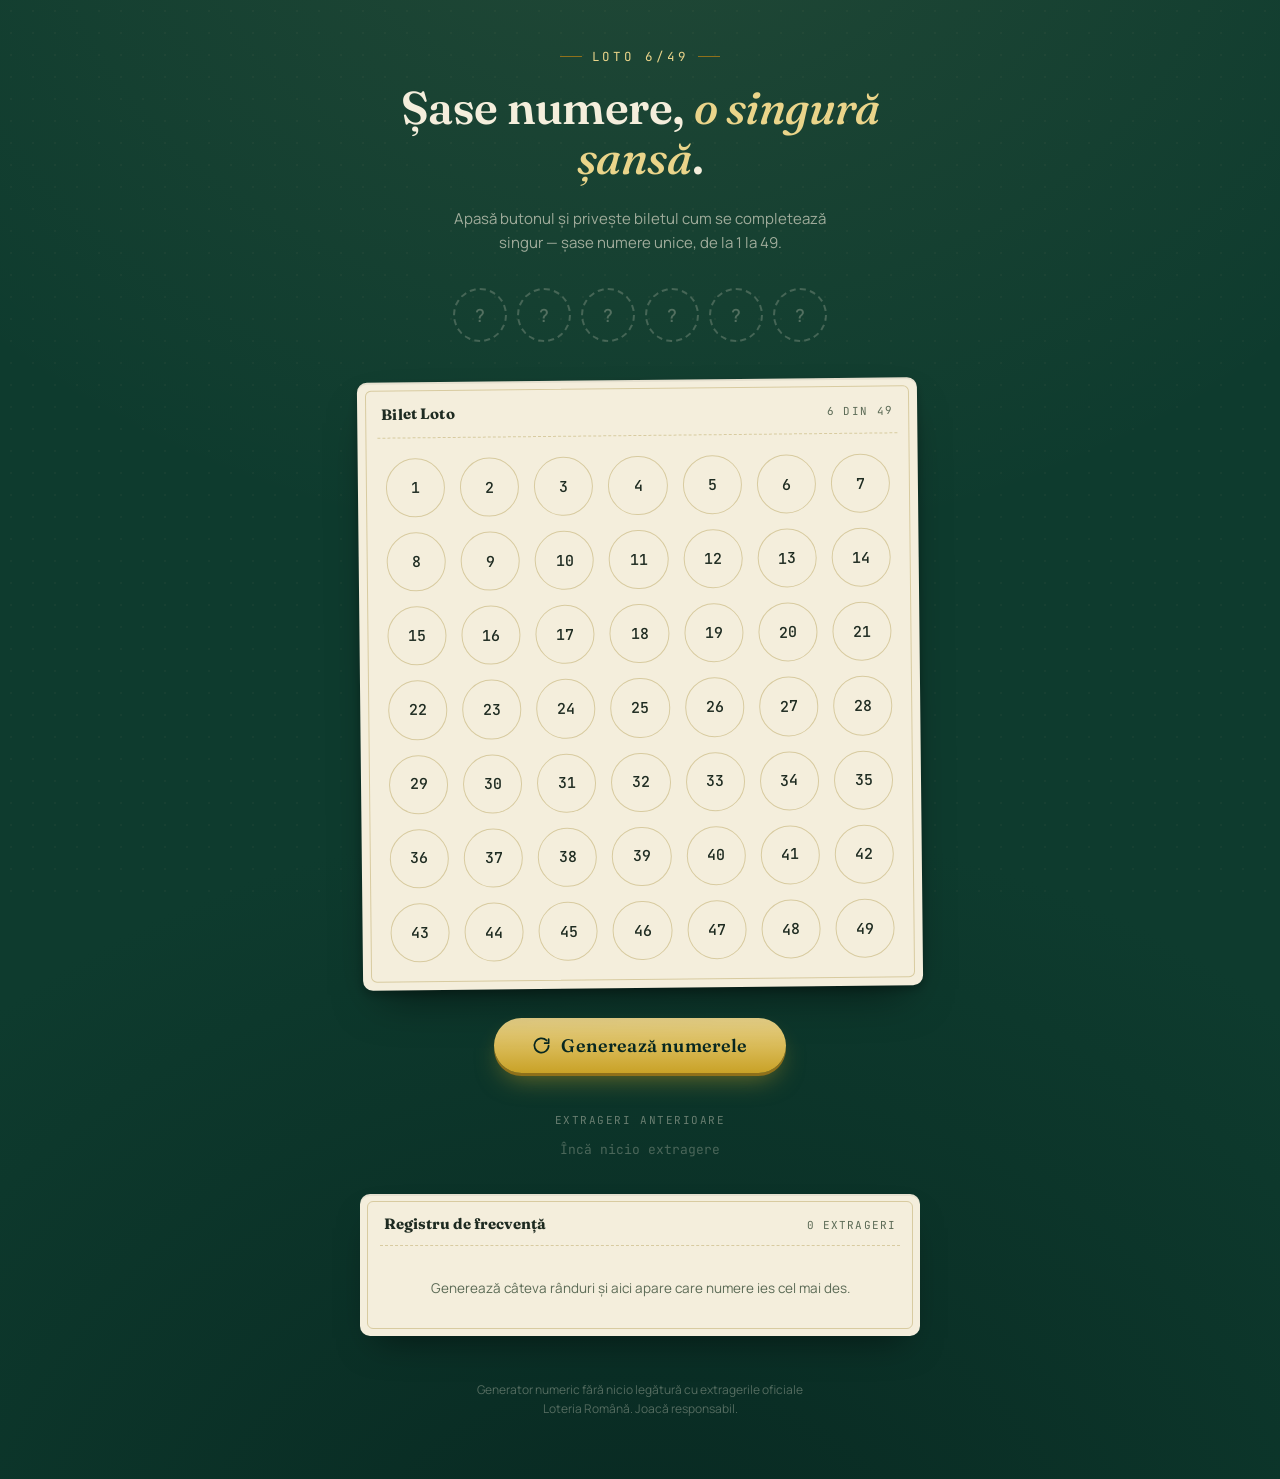
<file: 649/index.html>
<!DOCTYPE html>
<html lang="ro">
<head>
<meta charset="UTF-8">
<meta name="viewport" content="width=device-width, initial-scale=1.0">
<title>Loto 6/49 — Generator de numere</title>
<meta name="description" content="Generează 6 numere unice, de la 1 la 49, direct pe o grilă de bilet Loto animată.">

<link rel="preconnect" href="https://fonts.googleapis.com">
<link rel="preconnect" href="https://fonts.gstatic.com" crossorigin>
<link href="https://fonts.googleapis.com/css2?family=Fraunces:opsz,wght@9..144,500;9..144,600;9..144,700&family=Manrope:wght@400;500;600;700&family=JetBrains+Mono:wght@400;500;700&display=swap" rel="stylesheet">

<link rel="stylesheet" href="649.css">
</head>
<body>

<main>
  <span class="eyebrow">LOTO 6/49</span>
  <h1>Șase numere, <em>o singură șansă</em>.</h1>
  <p class="subhead">Apasă butonul și privește biletul cum se completează singur — șase numere unice, de la 1 la 49.</p>

  <div class="result-strip" id="resultStrip" aria-live="polite" aria-label="Numerele extrase"></div>

  <div class="ticket-wrap">
    <div class="ticket">
      <div class="ticket-head">
        <span class="brand">Bilet Loto</span>
        <span class="label">6 din 49</span>
      </div>
      <div class="grid" id="grid"></div>
    </div>
  </div>

  <button class="generate-btn" id="generateBtn">
    <svg viewBox="0 0 24 24" fill="none" stroke="currentColor" stroke-width="2.2" aria-hidden="true">
      <path d="M21 12a9 9 0 1 1-2.6-6.36" stroke-linecap="round"/>
      <path d="M21 4v5h-5" stroke-linecap="round" stroke-linejoin="round"/>
    </svg>
    <span id="btnLabel">Generează numerele</span>
  </button>

  <div class="history">
    <div class="history-label">Extrageri anterioare</div>
    <div class="history-list" id="historyList"></div>
  </div>

  <div class="stats-panel">
    <div class="stats-head">
      <span class="brand">Registru de frecvență</span>
      <span class="label" id="statsCount">0 extrageri</span>
    </div>
    <div class="stats-body">
      <div class="stats-grid" id="statsGrid"></div>
      <div class="stats-empty" id="statsEmpty">Generează câteva rânduri și aici apare care numere ies cel mai des.</div>
    </div>
  </div>

  <footer>Generator numeric fără nicio legătură cu extragerile oficiale Loteria Română. Joacă responsabil.</footer>
</main>

<script src="649.js"></script>

</body>
</html>
</file>
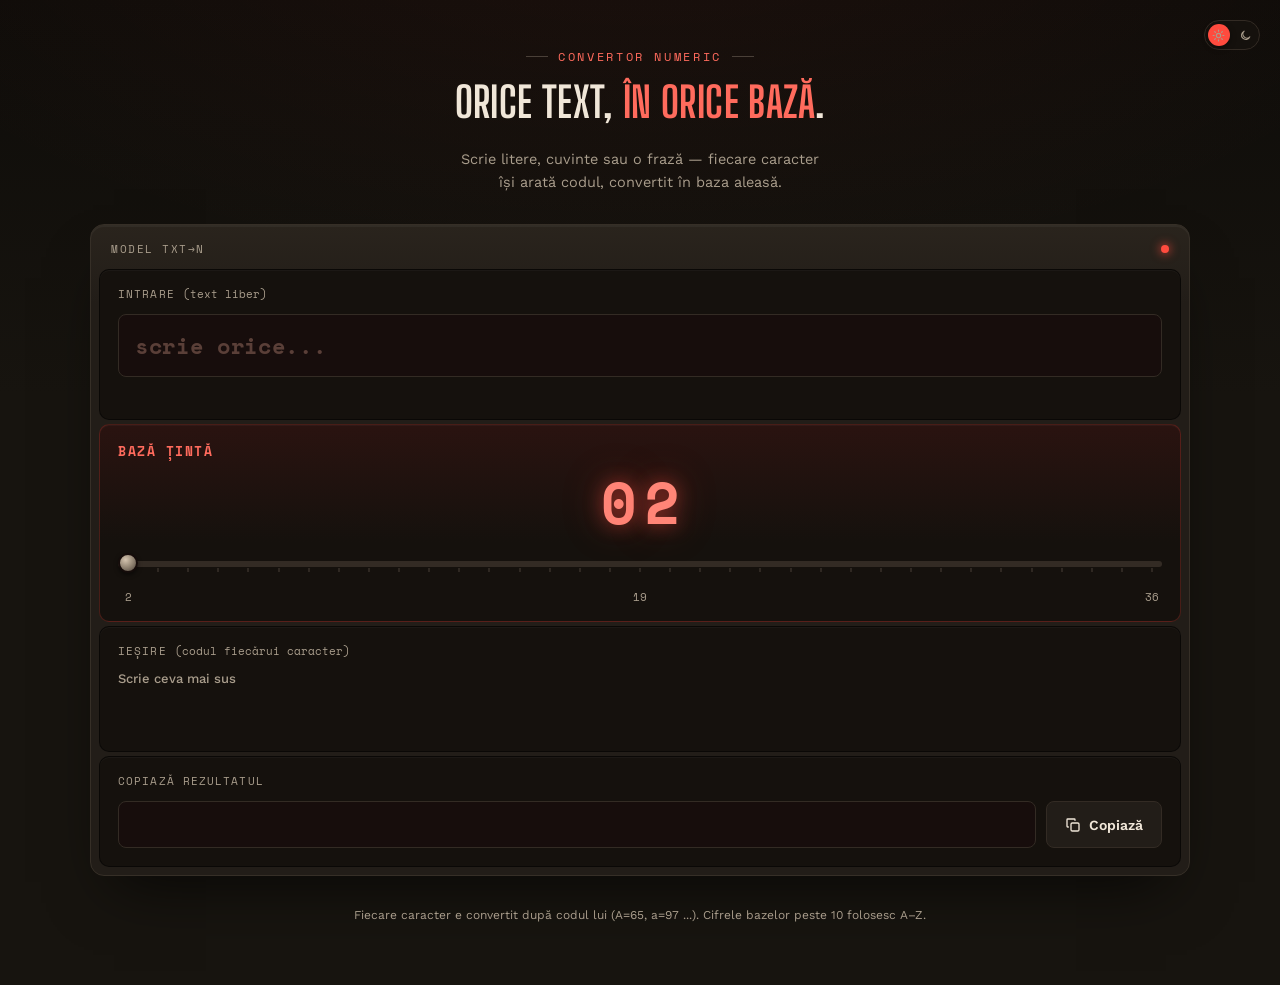
<file: binar/index.html>
<!DOCTYPE html>
<html lang="ro">
<head>
<meta charset="UTF-8">
<meta name="viewport" content="width=device-width, initial-scale=1.0">
<title>Convertor de text în orice bază</title>
<meta name="description" content="Convertește orice text — litere, cuvinte, fraze — în orice bază de la 2 la 36, pe un afișaj cu tuburi Nixie.">

<link rel="preconnect" href="https://fonts.googleapis.com">
<link rel="preconnect" href="https://fonts.gstatic.com" crossorigin>
<link href="https://fonts.googleapis.com/css2?family=Big+Shoulders+Display:wght@600;700;800&family=Work+Sans:wght@400;500;600&family=Space+Mono:wght@400;700&display=swap" rel="stylesheet">

<link rel="stylesheet" href="style.css">
</head>
<body>

<button class="theme-toggle" id="themeToggle" type="button" aria-pressed="false" aria-label="Comută între modul întunecat și cel deschis">
  <svg class="track-icon icon-sun" viewBox="0 0 24 24" fill="none" stroke="currentColor" stroke-width="2" aria-hidden="true"><circle cx="12" cy="12" r="4"/><path d="M12 2v2M12 20v2M4.9 4.9l1.4 1.4M17.7 17.7l1.4 1.4M2 12h2M20 12h2M4.9 19.1l1.4-1.4M17.7 6.3l1.4-1.4" stroke-linecap="round"/></svg>
  <svg class="track-icon icon-moon" viewBox="0 0 24 24" fill="none" stroke="currentColor" stroke-width="2" aria-hidden="true"><path d="M20 14.5A8 8 0 1 1 9.5 4a6.5 6.5 0 0 0 10.5 10.5z" stroke-linejoin="round"/></svg>
  <span class="knob" aria-hidden="true"></span>
</button>

<main>
  <span class="eyebrow">CONVERTOR NUMERIC</span>
  <h1>Orice text, <em>în orice bază</em>.</h1>
  <p class="subhead">Scrie litere, cuvinte sau o frază — fiecare caracter își arată codul, convertit în baza aleasă.</p>

  <div class="device">
    <div class="device-head">
      <span class="brand">MODEL TXT→N</span>
      <span class="power-dot" aria-hidden="true"></span>
    </div>

    <div class="row">
      <label class="row-label" for="numInput">Intrare <span class="row-hint">(text liber)</span></label>
      <input
        id="numInput"
        class="num-input"
        type="text"
        autocomplete="off"
        spellcheck="false"
        placeholder="scrie orice..."
        aria-describedby="inputError"
      >
      <span id="inputError" class="input-error"></span>
    </div>

    <div class="row row-base">
      <label class="row-label" for="baseRange">Bază țintă</label>
      <div class="base-hero" aria-hidden="true">
        <span class="base-digit" id="baseTubeTens">0</span><span class="base-digit" id="baseTubeOnes">2</span>
      </div>
      <div class="base-slider-wrap">
        <input type="range" id="baseRange" class="base-range" min="2" max="36" step="1" value="2" aria-label="Bază țintă, de la 2 la 36">
        <div class="base-ticks" aria-hidden="true"></div>
      </div>
      <div class="base-scale" aria-hidden="true" id="baseScale">
        <span data-value="2">2</span><span data-value="19">19</span><span data-value="36">36</span>
      </div>
    </div>

    <div class="row output-row">
      <label class="row-label">Ieșire <span class="row-hint">(codul fiecărui caracter)</span></label>
      <div class="tube-bank" id="tubeBank" aria-live="polite"></div>
    </div>

    <div class="row">
      <label class="row-label" for="copyOutput">Copiază rezultatul</label>
      <div class="copy-row">
        <input id="copyOutput" class="copy-input" type="text" readonly aria-label="Rezultatul, gata de copiat">
        <button class="copy-btn" id="copyBtn" type="button">
          <svg viewBox="0 0 24 24" fill="none" stroke="currentColor" stroke-width="2" aria-hidden="true"><rect x="9" y="9" width="12" height="12" rx="2"/><path d="M5 15H4a1 1 0 0 1-1-1V4a1 1 0 0 1 1-1h10a1 1 0 0 1 1 1v1" stroke-linecap="round" stroke-linejoin="round"/></svg>
          <span id="copyBtnLabel">Copiază</span>
        </button>
      </div>
    </div>
  </div>

  <footer>Fiecare caracter e convertit după codul lui (A=65, a=97 ...). Cifrele bazelor peste 10 folosesc A–Z.</footer>
</main>

<script src="main.js"></script>
</body>
</html>
</file>
<file: 649/649.css>
:root {
    --felt: #0E3B2E;
    --felt-deep: #082821;
    --felt-line: rgba(233, 210, 140, 0.08);
    --brass: #C9A227;
    --brass-light: #EAD48A;
    --brass-dark: #8F701A;
    --paper: #F4EEDC;
    --paper-shade: #E8DFC4;
    --paper-line: #D8CBA0;
    --ink: #1E2B21;
    --ink-soft: #5B6A55;
    --stamp: #A32E24;
    --stamp-dark: #7C221A;
    --stamp-glow: rgba(163, 46, 36, 0.28);

    --font-display: 'Fraunces', Georgia, serif;
    --font-body: 'Manrope', 'Segoe UI', sans-serif;
    --font-mono: 'JetBrains Mono', 'Courier New', monospace;
  }

  * { box-sizing: border-box; }

  html { scroll-behavior: smooth; }

  @media (prefers-reduced-motion: reduce) {
    *, *::before, *::after {
      animation-duration: 0.01ms !important;
      transition-duration: 0.01ms !important;
    }
  }

  body {
    margin: 0;
    min-height: 100vh;
    font-family: var(--font-body);
    color: var(--paper);
    background:
      radial-gradient(ellipse 120% 80% at 50% -10%, rgba(233, 210, 140, 0.09), transparent 60%),
      radial-gradient(ellipse 140% 100% at 50% 110%, var(--felt-deep), var(--felt) 55%);
    background-color: var(--felt);
    display: flex;
    align-items: center;
    justify-content: center;
    padding: 48px 20px 60px;
    position: relative;
    overflow-x: hidden;
  }

  /* subtle felt texture */
  body::before {
    content: '';
    position: fixed;
    inset: 0;
    background-image:
      radial-gradient(var(--felt-line) 1px, transparent 1px);
    background-size: 22px 22px;
    pointer-events: none;
    opacity: 0.5;
  }

  main {
    position: relative;
    z-index: 1;
    width: 100%;
    max-width: 560px;
    display: flex;
    flex-direction: column;
    align-items: center;
  }

  .eyebrow {
    font-family: var(--font-mono);
    font-size: 12.5px;
    letter-spacing: 0.22em;
    text-transform: uppercase;
    color: var(--brass-light);
    display: flex;
    align-items: center;
    gap: 10px;
  }
  .eyebrow::before, .eyebrow::after {
    content: '';
    width: 22px;
    height: 1px;
    background: var(--brass-dark);
  }

  h1 {
    font-family: var(--font-display);
    font-weight: 600;
    font-size: clamp(32px, 6vw, 46px);
    line-height: 1.08;
    text-align: center;
    margin: 18px 0 10px;
    color: var(--paper);
    letter-spacing: -0.01em;
  }
  h1 em {
    font-style: italic;
    font-weight: 500;
    color: var(--brass-light);
  }

  .subhead {
    font-size: 15px;
    color: rgba(244, 238, 220, 0.62);
    text-align: center;
    max-width: 380px;
    line-height: 1.55;
    margin-bottom: 34px;
  }

  /* ---------------- Result strip ---------------- */

  .result-strip {
    display: flex;
    gap: 10px;
    justify-content: center;
    flex-wrap: wrap;
    min-height: 62px;
    margin-bottom: 30px;
  }

  .ball {
    width: 54px;
    height: 54px;
    border-radius: 50%;
    background: radial-gradient(circle at 32% 28%, #FFFDF4, var(--paper) 60%, var(--paper-shade) 100%);
    border: 2px solid var(--brass);
    box-shadow:
      0 3px 0 var(--brass-dark),
      0 8px 16px rgba(0,0,0,0.35);
    display: flex;
    align-items: center;
    justify-content: center;
    font-family: var(--font-mono);
    font-weight: 700;
    font-size: 18px;
    color: var(--ink);
    opacity: 0;
    transform: scale(0.3) translateY(10px);
    animation: ball-pop 0.32s cubic-bezier(.34,1.56,.64,1) forwards;
  }

  .ball.placeholder {
    background: transparent;
    border: 2px dashed rgba(244, 238, 220, 0.22);
    box-shadow: none;
    opacity: 1;
    transform: none;
    animation: none;
    color: rgba(244, 238, 220, 0.28);
    font-family: var(--font-body);
    font-weight: 600;
  }

  @keyframes ball-pop {
    0%   { opacity: 0; transform: scale(0.3) translateY(10px) rotate(-25deg); }
    60%  { opacity: 1; transform: scale(1.12) translateY(-4px) rotate(6deg); }
    100% { opacity: 1; transform: scale(1) translateY(0) rotate(0deg); }
  }

  /* ---------------- Ticket ---------------- */

  .ticket-wrap {
    perspective: 1400px;
    width: 100%;
    margin-bottom: 30px;
  }

  .ticket {
    background: var(--paper);
    border-radius: 10px;
    padding: 22px 20px 20px;
    transform: rotate(-0.6deg);
    box-shadow:
      0 2px 0 rgba(0,0,0,0.06) inset,
      0 22px 45px -18px rgba(0,0,0,0.55),
      0 4px 10px rgba(0,0,0,0.25);
    position: relative;
  }

  .ticket::before {
    content: '';
    position: absolute;
    inset: 8px;
    border: 1px solid var(--paper-line);
    border-radius: 6px;
    pointer-events: none;
  }

  .ticket-head {
    display: flex;
    justify-content: space-between;
    align-items: baseline;
    padding: 0 4px 14px;
    margin-bottom: 12px;
    border-bottom: 1px dashed var(--paper-line);
  }

  .ticket-head .label {
    font-family: var(--font-mono);
    font-size: 11px;
    letter-spacing: 0.12em;
    text-transform: uppercase;
    color: var(--ink-soft);
  }

  .ticket-head .brand {
    font-family: var(--font-display);
    font-weight: 700;
    font-size: 15px;
    color: var(--ink);
    letter-spacing: 0.01em;
  }

  .grid {
    display: grid;
    grid-template-columns: repeat(7, 1fr);
    gap: 7px;
    padding: 4px;
  }

  .cell {
    position: relative;
    aspect-ratio: 1;
    display: flex;
    align-items: center;
    justify-content: center;
    font-family: var(--font-mono);
    font-size: clamp(12px, 3.4vw, 15px);
    font-weight: 500;
    color: var(--ink);
  }

  .cell::before {
    content: '';
    position: absolute;
    inset: 6%;
    border: 1.5px solid var(--paper-line);
    border-radius: 50%;
  }

  .cell .stamp {
    position: absolute;
    inset: 2%;
    border-radius: 50%;
    border: 2.5px solid var(--stamp);
    opacity: 0;
    transform: scale(0.4) rotate(0deg);
    box-shadow: 0 0 0 2px var(--stamp-glow);
  }

  .cell.drawn .stamp {
    animation: stamp-hit 0.3s cubic-bezier(.2,1.4,.4,1) forwards;
  }

  .cell.drawn {
    color: var(--stamp-dark);
    font-weight: 700;
  }

  @keyframes stamp-hit {
    0%   { opacity: 0; transform: scale(1.8) rotate(var(--stamp-rot, -8deg)); }
    55%  { opacity: 1; transform: scale(0.9) rotate(var(--stamp-rot, -8deg)); }
    100% { opacity: 1; transform: scale(1) rotate(var(--stamp-rot, -8deg)); }
  }

  /* ---------------- Button ---------------- */

  .generate-btn {
    appearance: none;
    border: none;
    cursor: pointer;
    font-family: var(--font-display);
    font-weight: 600;
    font-size: 18px;
    letter-spacing: 0.01em;
    color: var(--felt-deep);
    background: linear-gradient(180deg, var(--brass-light), var(--brass));
    padding: 16px 38px;
    border-radius: 999px;
    box-shadow:
      0 3px 0 var(--brass-dark),
      0 12px 26px -8px rgba(201, 162, 39, 0.55);
    display: inline-flex;
    align-items: center;
    gap: 10px;
    transition: transform 0.15s ease, box-shadow 0.15s ease;
  }

  .generate-btn:hover {
    transform: translateY(-2px);
    box-shadow:
      0 5px 0 var(--brass-dark),
      0 16px 30px -8px rgba(201, 162, 39, 0.65);
  }

  .generate-btn:active {
    transform: translateY(1px);
    box-shadow: 0 1px 0 var(--brass-dark), 0 6px 14px -6px rgba(201,162,39,0.5);
  }

  .generate-btn:focus-visible {
    outline: 3px solid var(--brass-light);
    outline-offset: 3px;
  }

  .generate-btn:disabled {
    opacity: 0.7;
    cursor: default;
    transform: none;
  }

  .generate-btn svg {
    width: 19px;
    height: 19px;
    transition: transform 0.5s cubic-bezier(.4,0,.2,1);
  }

  .generate-btn.spinning svg {
    transform: rotate(360deg);
  }

  /* ---------------- History ---------------- */

  .history {
    margin-top: 40px;
    width: 100%;
  }

  .history-label {
    font-family: var(--font-mono);
    font-size: 11px;
    letter-spacing: 0.14em;
    text-transform: uppercase;
    color: rgba(244, 238, 220, 0.4);
    text-align: center;
    margin-bottom: 14px;
  }

  .history-list {
    display: flex;
    flex-direction: column;
    gap: 8px;
  }

  .history-row {
    display: flex;
    align-items: center;
    justify-content: center;
    gap: 6px;
    font-family: var(--font-mono);
    font-size: 13px;
    color: rgba(244, 238, 220, 0.55);
  }

  .history-row .chip {
    width: 26px;
    height: 26px;
    border-radius: 50%;
    background: rgba(244, 238, 220, 0.08);
    border: 1px solid rgba(244, 238, 220, 0.18);
    display: flex;
    align-items: center;
    justify-content: center;
    font-size: 11px;
    color: rgba(244, 238, 220, 0.75);
  }

  footer {
    margin-top: 44px;
    font-size: 12px;
    color: rgba(244, 238, 220, 0.32);
    text-align: center;
    max-width: 360px;
    line-height: 1.6;
  }

  /* ---------------- Frequency ledger ---------------- */

  .stats-panel {
    width: 100%;
    background: var(--paper);
    border-radius: 10px;
    padding: 20px 20px 16px;
    margin-top: 36px;
    box-shadow:
      0 2px 0 rgba(0,0,0,0.06) inset,
      0 18px 36px -16px rgba(0,0,0,0.5);
    position: relative;
  }

  .stats-panel::before {
    content: '';
    position: absolute;
    inset: 7px;
    border: 1px solid var(--paper-line);
    border-radius: 6px;
    pointer-events: none;
  }

  .stats-head {
    display: flex;
    justify-content: space-between;
    align-items: baseline;
    padding: 0 4px 12px;
    margin-bottom: 12px;
    border-bottom: 1px dashed var(--paper-line);
  }

  .stats-head .brand {
    font-family: var(--font-display);
    font-weight: 700;
    font-size: 15px;
    color: var(--ink);
  }

  .stats-head .label {
    font-family: var(--font-mono);
    font-size: 11px;
    letter-spacing: 0.1em;
    text-transform: uppercase;
    color: var(--ink-soft);
  }

  .stats-body {
    max-height: 380px;
    overflow-y: auto;
    padding: 2px 4px 4px;
  }

  .stats-empty {
    font-family: var(--font-body);
    font-size: 13.5px;
    color: var(--ink-soft);
    text-align: center;
    padding: 18px 8px;
    line-height: 1.5;
  }

  .stats-grid {
    display: grid;
    grid-template-columns: repeat(2, 1fr);
    gap: 5px 14px;
  }

  .stats-row {
    display: flex;
    align-items: center;
    gap: 9px;
    padding: 5px 2px;
  }

  .stats-rank {
    font-family: var(--font-mono);
    font-size: 10px;
    color: var(--paper-line);
    width: 14px;
    flex-shrink: 0;
    text-align: right;
  }

  .stats-num {
    width: 26px;
    height: 26px;
    border-radius: 50%;
    border: 1.5px solid var(--brass);
    background: var(--paper);
    display: flex;
    align-items: center;
    justify-content: center;
    font-family: var(--font-mono);
    font-weight: 700;
    font-size: 11.5px;
    color: var(--ink);
    flex-shrink: 0;
  }

  .stats-bar-wrap {
    flex-grow: 1;
    height: 6px;
    background: var(--paper-shade);
    border-radius: 3px;
    overflow: hidden;
  }

  .stats-bar {
    height: 100%;
    background: linear-gradient(90deg, var(--brass-dark), var(--brass));
    border-radius: 3px;
    transition: width 0.5s cubic-bezier(.4,0,.2,1);
  }

  .stats-count {
    font-family: var(--font-mono);
    font-size: 11px;
    color: var(--ink-soft);
    width: 30px;
    flex-shrink: 0;
    text-align: right;
  }

  .stats-body::-webkit-scrollbar { width: 8px; }
  .stats-body::-webkit-scrollbar-track { background: transparent; }
  .stats-body::-webkit-scrollbar-thumb { background: var(--paper-line); border-radius: 4px; }

  @media (max-width: 420px) {
    .ball { width: 46px; height: 46px; font-size: 15px; }
    .ticket { padding: 18px 14px 16px; }
    .generate-btn { padding: 14px 30px; font-size: 16.5px; }
    .stats-grid { grid-template-columns: 1fr 1fr; gap: 4px 10px; }
  }
</file>
<file: binar/style.css>
:root {
  --chassis: #17140F;
  --chassis-deep: #0E0C09;
  --panel: #221D18;
  --panel-inset: #15110D;
  --device-top: #2A241D;
  --device-border: #362F27;
  --row-base-top: #2A1310;
  --row-border: rgba(0, 0, 0, 0.5);
  --glyph-bg: rgba(255, 220, 210, 0.06);
  --display-bg: #170D0C;
  --metal: #8C7F6E;
  --metal-light: #D4C4AE;
  --metal-dark: #4A4038;
  --amber: #FF4B3E;
  --amber-bright: #FF8577;
  --amber-text: #FF6B5D;
  --amber-dim: #451612;
  --amber-glow: rgba(255, 75, 62, 0.5);
  --amber-glow-strong: rgba(255, 75, 62, 0.35);
  --amber-focus: rgba(255, 75, 62, 0.15);
  --amber-border-soft: rgba(255, 75, 62, 0.22);
  --amber-bg-wash: rgba(255, 75, 62, 0.06);
  --thumb-border: #150C0A;
  --tube-bg-1: #1D1512;
  --tube-bg-2: #110B09;
  --tube-border: #34241E;
  --tube-lit-border: #4A1F16;
  --display-muted: #5A3F38;
  --text: #F0E6D8;
  --text-dim: #A99D8C;
  --line: #332B24;
  --danger: #FFB020;

  --font-display: 'Big Shoulders Display', 'Arial Narrow', sans-serif;
  --font-body: 'Work Sans', 'Segoe UI', sans-serif;
  --font-mono: 'Space Mono', 'Courier New', monospace;
}

/* Light mode isn't just an inverted version of dark mode — it's a
   different real display technology. Dark mode glows red, like a
   classic LED digit display (alarm clocks, calculators). Light mode
   glows teal, like a vacuum-fluorescent display (VFD) — the cool
   readouts common in daylight-use equipment (microwaves, car
   stereos). Every token below is its own value, not a lightened
   copy of the dark set — including the input/output screens, which
   are a warm near-black in dark mode and a cool slate grey here. */
html[data-theme="light"] {
  --chassis: #DCE6E3;
  --chassis-deep: #CBD7D3;
  --panel: #EEF4F2;
  --panel-inset: #F6FAF9;
  --device-top: #FAFDFC;
  --device-border: #C3D1CC;
  --row-base-top: #E1F5F0;
  --row-border: rgba(10, 40, 35, 0.1);
  --glyph-bg: rgba(10, 45, 40, 0.05);
  --display-bg: #37403F;
  --metal: #4E7C77;
  --metal-light: #FFFFFF;
  --metal-dark: #A9C4BE;
  --amber: #0F9C8C;
  --amber-bright: #35E0C8;
  --amber-text: #0A5C53;
  --amber-dim: #5C6C6A;
  --amber-glow: rgba(15, 156, 140, 0.45);
  --amber-glow-strong: rgba(15, 156, 140, 0.3);
  --amber-focus: rgba(15, 156, 140, 0.16);
  --amber-border-soft: rgba(15, 156, 140, 0.28);
  --amber-bg-wash: rgba(15, 156, 140, 0.08);
  --thumb-border: #0A211E;
  --tube-bg-1: #3D4746;
  --tube-bg-2: #2C3433;
  --tube-border: #4C5654;
  --tube-lit-border: #1D5A51;
  --display-muted: #6E7C7A;
  --text: #0E1F1B;
  --text-dim: #4C6B65;
  --line: #C6D6D1;
  --danger: #B23A3A;
}

* { box-sizing: border-box; }

html { scroll-behavior: smooth; }

@media (prefers-reduced-motion: reduce) {
  *, *::before, *::after {
    animation-duration: 0.01ms !important;
    transition-duration: 0.01ms !important;
  }
}

body {
  margin: 0;
  min-height: 100vh;
  font-family: var(--font-body);
  color: var(--text);
  background:
    radial-gradient(ellipse 120% 70% at 50% -10%, var(--amber-bg-wash), transparent 55%),
    linear-gradient(180deg, var(--chassis-deep), var(--chassis) 40%);
  background-color: var(--chassis);
  display: flex;
  align-items: center;
  justify-content: center;
  padding: 48px 20px 60px;
}

main {
  width: 100%;
  max-width: 1100px;
  display: flex;
  flex-direction: column;
  align-items: center;
}

.eyebrow {
  font-family: var(--font-mono);
  font-size: 12px;
  letter-spacing: 0.22em;
  text-transform: uppercase;
  color: var(--amber-text);
  display: flex;
  align-items: center;
  gap: 10px;
}
.eyebrow::before, .eyebrow::after {
  content: '';
  width: 22px;
  height: 1px;
  background: var(--metal-dark);
}

h1 {
  font-family: var(--font-display);
  font-weight: 700;
  font-size: clamp(30px, 6vw, 42px);
  line-height: 1.04;
  text-transform: uppercase;
  letter-spacing: 0.01em;
  text-align: center;
  margin: 16px 0 10px;
  color: var(--text);
}
h1 em {
  font-style: normal;
  color: var(--amber-text);
}

.subhead {
  font-size: 14.5px;
  color: var(--text-dim);
  text-align: center;
  max-width: 360px;
  line-height: 1.55;
  margin-bottom: 30px;
}

/* ---------------- Device chassis ---------------- */

.device {
  width: 100%;
  background: linear-gradient(180deg, var(--device-top), var(--panel) 12%);
  border-radius: 14px;
  padding: 4px;
  box-shadow:
    0 30px 60px -24px rgba(0,0,0,0.7),
    0 2px 0 rgba(255,255,255,0.04) inset;
  border: 1px solid var(--device-border);
}

.device-head {
  display: flex;
  align-items: center;
  justify-content: space-between;
  padding: 12px 16px;
}

.device-head .brand {
  font-family: var(--font-mono);
  font-size: 11px;
  letter-spacing: 0.14em;
  color: var(--text-dim);
}

.power-dot {
  width: 8px;
  height: 8px;
  border-radius: 50%;
  background: var(--amber);
  box-shadow: 0 0 8px 2px var(--amber-glow);
  animation: pulse-dot 2.4s ease-in-out infinite;
}

@keyframes pulse-dot {
  0%, 100% { opacity: 1; }
  50% { opacity: 0.45; }
}

.row {
  background: var(--panel-inset);
  margin: 0 4px 4px;
  border-radius: 10px;
  padding: 16px 18px 18px;
  border: 1px solid var(--row-border);
  box-shadow: 0 1px 0 rgba(255,255,255,0.03) inset;
}
.row:last-child { margin-bottom: 4px; }

.row-label {
  display: block;
  font-family: var(--font-mono);
  font-size: 11px;
  letter-spacing: 0.1em;
  text-transform: uppercase;
  color: var(--text-dim);
  margin-bottom: 12px;
}

.row-hint {
  text-transform: none;
  letter-spacing: 0;
  color: var(--text-dim);
}

/* ---------------- Number input ---------------- */

.num-input {
  width: 100%;
  background: var(--display-bg);
  border: 1px solid var(--line);
  border-radius: 8px;
  padding: 14px 16px;
  font-family: var(--font-mono);
  font-size: 22px;
  font-weight: 700;
  color: var(--amber-bright);
  text-shadow: 0 0 12px var(--amber-glow);
  letter-spacing: 0.03em;
  transition: border-color 0.2s ease, box-shadow 0.2s ease;
}

.num-input::placeholder { color: var(--display-muted); text-shadow: none; }

.num-input:focus {
  outline: none;
  border-color: var(--amber);
  box-shadow: 0 0 0 3px var(--amber-focus);
}

.num-input.has-error {
  border-color: var(--danger);
}

.input-error {
  display: block;
  min-height: 16px;
  font-family: var(--font-mono);
  font-size: 11.5px;
  color: var(--danger);
  margin-top: 8px;
}

/* ---------------- Base slider ---------------- */

.row-base {
  border-color: var(--amber-border-soft);
  background: linear-gradient(180deg, var(--row-base-top), var(--panel-inset) 60%);
}

.row-base .row-label {
  font-size: 13px;
  letter-spacing: 0.12em;
  color: var(--amber-text);
  font-weight: 700;
}

.base-head {
  display: flex;
  align-items: center;
  justify-content: space-between;
  margin-bottom: 16px;
}
.base-head .row-label { margin-bottom: 0; }

.base-hero {
  display: flex;
  justify-content: center;
  gap: 6px;
  margin: 4px 0 22px;
}

.base-digit {
  font-family: var(--font-mono);
  font-weight: 700;
  font-size: 58px;
  line-height: 1;
  color: var(--amber-bright);
  text-shadow: 0 0 18px var(--amber-glow), 0 0 40px var(--amber-glow-strong);
  min-width: 37px;
  text-align: center;
  transition: text-shadow 0.2s ease;
}

@keyframes base-pulse {
  0%   { text-shadow: 0 0 30px var(--amber-bright), 0 0 60px var(--amber-glow); transform: scale(1.08); }
  100% { text-shadow: 0 0 18px var(--amber-glow), 0 0 40px var(--amber-glow-strong); transform: scale(1); }
}

.base-digit.pulse {
  display: inline-block;
  animation: base-pulse 0.25s ease-out;
}

.base-slider-wrap {
  position: relative;
}

.base-range {
  -webkit-appearance: none;
  appearance: none;
  width: 100%;
  height: 22px;
  background: transparent;
  outline: none;
  position: relative;
  z-index: 2;
  margin: 0;
}

.base-range::-webkit-slider-thumb {
  -webkit-appearance: none;
  width: 20px;
  height: 20px;
  border-radius: 50%;
  background: radial-gradient(circle at 35% 30%, var(--metal-light), var(--metal) 55%, var(--metal-dark) 100%);
  border: 2px solid var(--thumb-border);
  box-shadow: 0 2px 4px rgba(0,0,0,0.5);
  cursor: pointer;
  margin-top: -8px;
}

.base-range::-moz-range-thumb {
  width: 18px;
  height: 18px;
  border-radius: 50%;
  background: radial-gradient(circle at 35% 30%, var(--metal-light), var(--metal) 55%, var(--metal-dark) 100%);
  border: 2px solid var(--thumb-border);
  box-shadow: 0 2px 4px rgba(0,0,0,0.5);
  cursor: pointer;
}

.base-range::-webkit-slider-runnable-track {
  height: 6px;
  border-radius: 3px;
  background: linear-gradient(to right, var(--metal-dark) 0%, var(--metal-dark) var(--pct, 0%), var(--line) var(--pct, 0%), var(--line) 100%);
}
.base-range::-moz-range-progress {
  height: 6px;
  border-radius: 3px;
  background: var(--metal-dark);
}
.base-range::-moz-range-track {
  height: 6px;
  border-radius: 3px;
  background: var(--line);
}

/* ticks and labels are positioned in JS, matching the real thumb
   travel path (inset by half the thumb width on each side) —
   not just spread evenly across the full element width */
.base-ticks {
  position: absolute;
  left: 0;
  right: 0;
  top: 15px;
  height: 4px;
  pointer-events: none;
  z-index: 1;
}

.base-ticks .tick {
  position: absolute;
  top: 0;
  width: 1px;
  height: 4px;
  background: var(--metal-dark);
  transform: translateX(-50%);
}

.base-range:focus-visible {
  outline: 2px solid var(--amber);
  outline-offset: 4px;
}

.base-scale {
  position: relative;
  height: 14px;
  margin-top: 10px;
  font-family: var(--font-mono);
  font-size: 11px;
  color: var(--text-dim);
}

.base-scale span {
  position: absolute;
  top: 0;
  transform: translateX(-50%);
  white-space: nowrap;
}

/* ---------------- Nixie tube bank ---------------- */

.tube-bank {
  display: flex;
  flex-wrap: wrap;
  align-content: flex-start;
  gap: 16px 14px;
  min-height: 62px;
  max-height: 340px;
  overflow-y: auto;
  align-items: flex-start;
  padding-right: 6px;
  scrollbar-width: thin;
  scrollbar-color: var(--amber) transparent;
}

.tube-bank::-webkit-scrollbar { width: 8px; }
.tube-bank::-webkit-scrollbar-track { background: transparent; }
.tube-bank::-webkit-scrollbar-thumb {
  background: var(--amber);
  border-radius: 4px;
  opacity: 0.5;
}

.tube-group {
  display: flex;
  flex-direction: column;
  align-items: center;
  gap: 6px;
}

.tube-glyph {
  font-family: var(--font-mono);
  font-size: 12px;
  font-weight: 700;
  color: var(--text-dim);
  background: var(--glyph-bg);
  border: 1px solid var(--line);
  border-radius: 4px;
  min-width: 18px;
  text-align: center;
  padding: 1px 4px;
}

.tube-digits {
  display: flex;
  gap: 4px;
}

.tube {
  position: relative;
  width: 24px;
  height: 33px;
  border-radius: 4px;
  background: linear-gradient(180deg, var(--tube-bg-1), var(--tube-bg-2));
  border: 1px solid var(--tube-border);
  display: flex;
  align-items: center;
  justify-content: center;
  font-family: var(--font-mono);
  font-weight: 700;
  font-size: 13px;
  color: var(--amber-dim);
  overflow: hidden;
  flex-shrink: 0;
}

.tube.lit {
  color: var(--amber-bright);
  text-shadow: 0 0 8px var(--amber-glow), 0 0 16px var(--amber-glow);
  border-color: var(--tube-lit-border);
  animation: tube-flicker 0.35s ease-out;
}

@keyframes tube-flicker {
  0%   { opacity: 0.2; }
  35%  { opacity: 1; }
  55%  { opacity: 0.55; }
  100% { opacity: 1; }
}

.tube-empty {
  color: var(--text-dim);
  font-family: var(--font-body);
  font-size: 13px;
  font-weight: 500;
}

footer {
  margin-top: 30px;
  font-size: 12px;
  color: var(--text-dim);
  text-align: center;
  max-width: 640px;
  line-height: 1.6;
  padding: 0 20px;
}

@media (max-width: 420px) {
  .tube { width: 21px; height: 29px; font-size: 11px; }
  .num-input { font-size: 19px; }
  .base-digit { font-size: 42px; }
}

/* ---------------- Theme toggle ---------------- */

.theme-toggle {
  position: fixed;
  top: 20px;
  right: 20px;
  z-index: 20;
  width: 56px;
  height: 30px;
  border-radius: 999px;
  border: 1px solid var(--line);
  background: var(--panel-inset);
  display: inline-flex;
  align-items: center;
  justify-content: space-between;
  padding: 0 7px;
  cursor: pointer;
  -webkit-appearance: none;
  appearance: none;
  transition: border-color 0.2s ease, background 0.2s ease;
}

.theme-toggle:hover { border-color: var(--metal); }

.theme-toggle .track-icon {
  width: 13px;
  height: 13px;
  color: var(--text-dim);
  position: relative;
  z-index: 1;
  pointer-events: none;
}

.theme-toggle .knob {
  position: absolute;
  top: 3px;
  left: 3px;
  width: 22px;
  height: 22px;
  border-radius: 50%;
  background: var(--amber);
  box-shadow: 0 2px 6px rgba(0,0,0,0.4);
  transition: transform 0.28s cubic-bezier(.4,0,.2,1);
  pointer-events: none;
}

html[data-theme="light"] .theme-toggle .knob {
  transform: translateX(26px);
}

@media (max-width: 480px) {
  .theme-toggle { top: 14px; right: 14px; }
}

/* ---------------- Copy row ---------------- */

.copy-row {
  display: flex;
  gap: 10px;
}

.copy-input {
  flex-grow: 1;
  min-width: 0;
  background: var(--display-bg);
  border: 1px solid var(--line);
  border-radius: 8px;
  padding: 12px 14px;
  font-family: var(--font-mono);
  font-size: 14px;
  color: var(--amber-bright);
  letter-spacing: 0.02em;
}

.copy-input:focus {
  outline: none;
  border-color: var(--amber);
  box-shadow: 0 0 0 3px var(--amber-focus);
}

.copy-btn {
  flex-shrink: 0;
  display: inline-flex;
  align-items: center;
  gap: 8px;
  padding: 0 18px;
  border-radius: 8px;
  border: 1px solid var(--line);
  background: var(--panel);
  color: var(--text);
  font-family: var(--font-body);
  font-size: 14px;
  font-weight: 600;
  cursor: pointer;
  transition: border-color 0.2s ease, background 0.2s ease, color 0.2s ease;
}

.copy-btn svg { width: 16px; height: 16px; }

.copy-btn:hover {
  border-color: var(--amber);
  color: var(--amber-bright);
}

.copy-btn.copied {
  border-color: var(--amber);
  background: var(--amber-dim);
  color: var(--amber-bright);
}

@media (max-width: 480px) {
  .copy-row { flex-direction: column; }
  .copy-btn { justify-content: center; padding: 10px 18px; }
}
</file>
